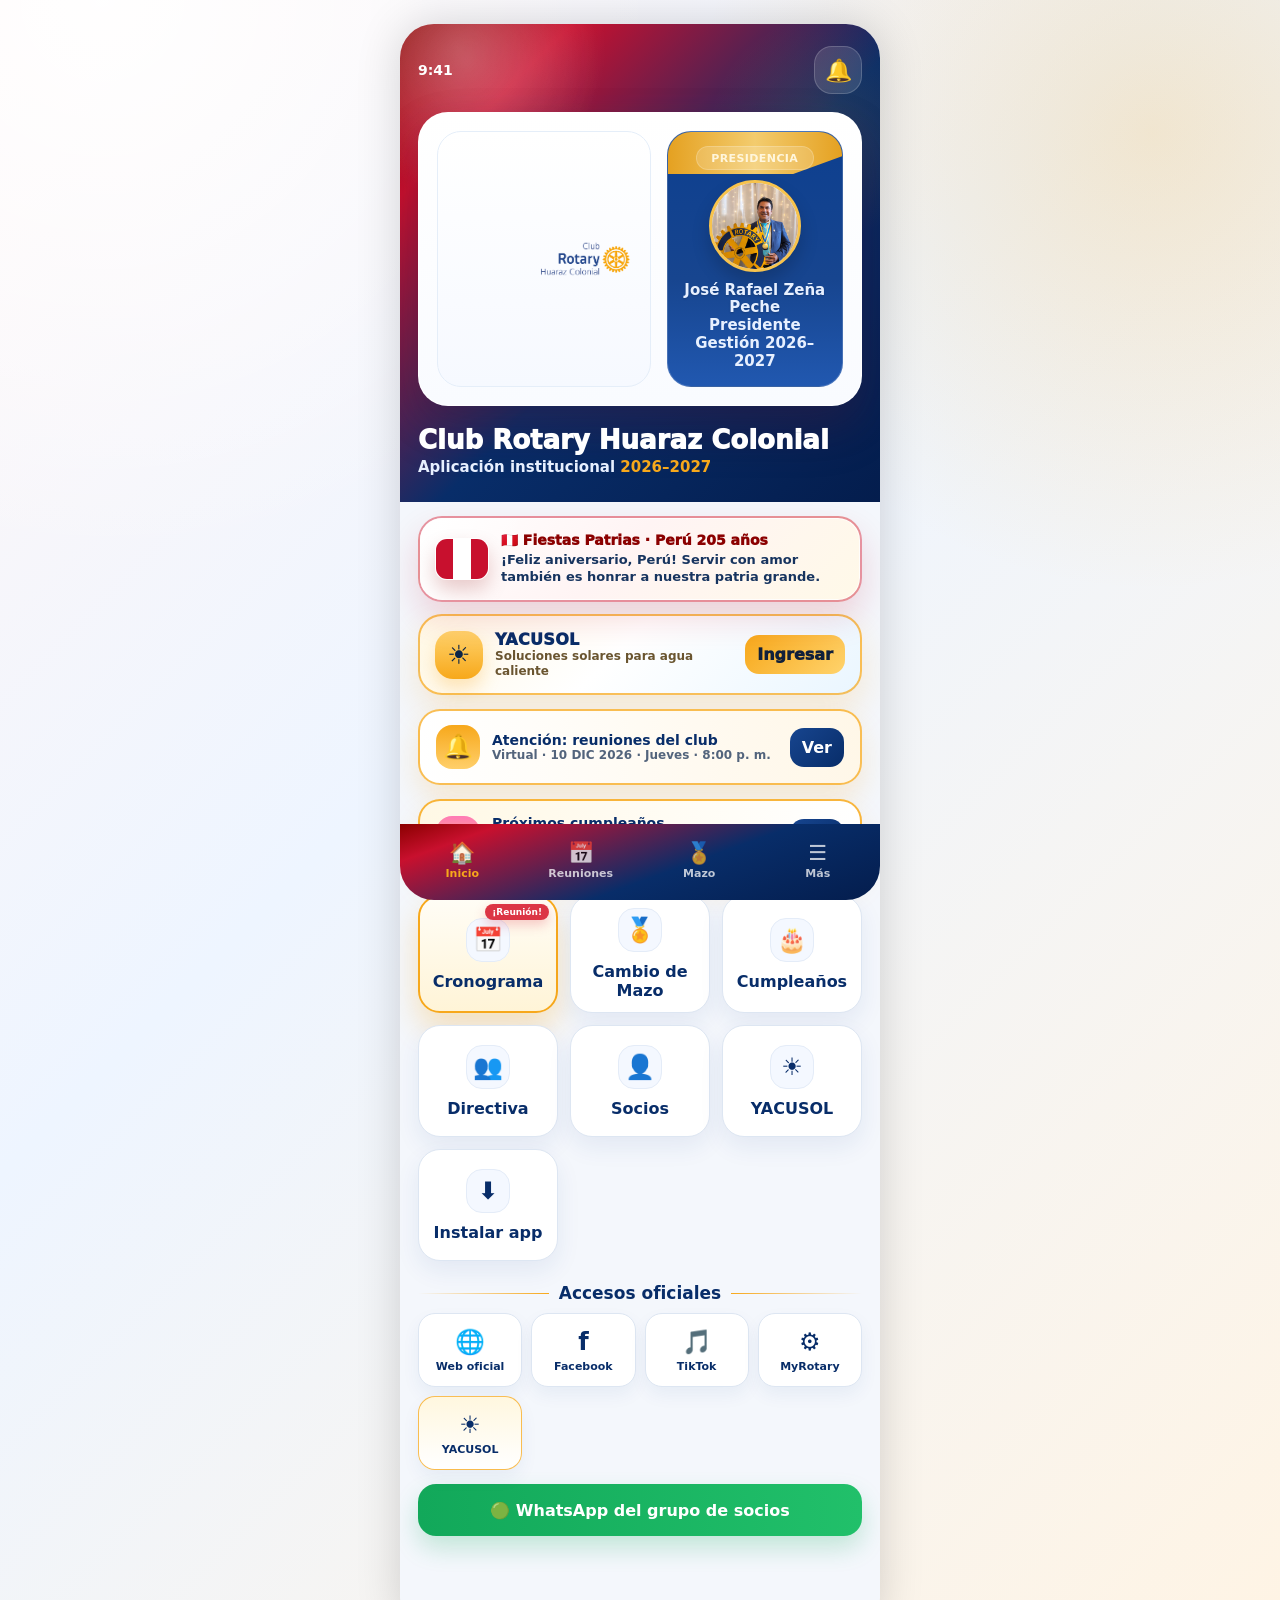
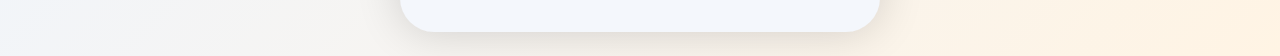
<file: index.html>
<!doctype html>
<html lang="es">
<head>
  <meta charset="utf-8">
  <meta name="viewport" content="width=device-width, initial-scale=1, viewport-fit=cover">
  <meta name="theme-color" content="#082D69">
  <meta name="mobile-web-app-capable" content="yes">
  <meta name="apple-mobile-web-app-capable" content="yes">
  <meta name="apple-mobile-web-app-title" content="Rotary Huaraz">
  <meta name="apple-mobile-web-app-status-bar-style" content="black-translucent">
  <title>Club Rotary Huaraz Colonial</title>
  <link rel="manifest" href="manifest.webmanifest">
  <link rel="apple-touch-icon" sizes="192x192" href="assets/icon-192.png">
  <link rel="apple-touch-icon" sizes="512x512" href="assets/icon-512.png">
  <link rel="stylesheet" href="styles.css?v=22">
</head>
<body>
  <div id="installBanner" class="install-banner hidden">
    <div><strong>Instalar aplicación</strong><br><span>Android: Chrome. iPhone: Safari.</span></div>
    <button id="installNow">Instalar</button>
    <button id="closeBanner">×</button>
  </div>

  <div class="phone">
    <main id="app" class="app"></main>
    <nav class="bottom-nav">
      <button data-page="inicio" class="nav active"><span>🏠</span>Inicio</button>
      <button data-page="reuniones" class="nav"><span>📅</span>Reuniones</button>
      <button data-page="cambio" class="nav"><span>🏅</span>Mazo</button>
      <button data-page="comunidad" class="nav"><span>☰</span>Más</button>
    </nav>
  </div>

  <script src="data.js?v=22"></script>
  <script src="app.js?v=22"></script>
</body>
</html>
</file>
<file: styles.css>
:root{
  --blue:#17458F; --blue-dark:#082D69; --blue-deep:#041D4D; --gold:#F7A81B; --gold2:#D89000;
  --bg:#F4F7FC; --text:#0A2448; --muted:#64738A; --line:#DDE6F2; --white:#FFFFFF;
  --green:#12A85A; --red:#D83E3E; --shadow:0 18px 40px rgba(8,45,105,.14);
}
*{box-sizing:border-box}
body{margin:0;font-family:system-ui,-apple-system,BlinkMacSystemFont,"Segoe UI",Roboto,Arial,sans-serif;background:radial-gradient(circle at 10% 0%,#ffffff,#eaf2ff 45%,#fff8e8);color:var(--text);min-height:100vh}
button,a{font:inherit}
.phone{width:min(100%,480px);min-height:100vh;margin:0 auto;background:var(--bg);position:relative;overflow:hidden;box-shadow:0 0 45px rgba(0,0,0,.16);padding-bottom:82px}
.app{min-height:calc(100vh - 82px)}
.hero{background:linear-gradient(160deg,var(--blue-deep),var(--blue));padding:22px 18px 26px;color:#fff;position:relative;overflow:hidden}
.hero:before{content:"";position:absolute;inset:0;background:radial-gradient(circle at 14% 8%,rgba(255,255,255,.18),transparent 22%),radial-gradient(circle at 88% 22%,rgba(247,168,27,.13),transparent 20%);pointer-events:none}
.hero-top{position:relative;z-index:2;display:flex;justify-content:space-between;align-items:center}
.hero-time{font-size:14px;font-weight:800}
.hero-bell{width:48px;height:48px;border-radius:18px;background:rgba(255,255,255,.12);display:grid;place-items:center;border:1px solid rgba(255,255,255,.18);font-size:22px}
.logo-card{position:relative;z-index:2;background:linear-gradient(180deg,#ffffff,#f9fbff);border:1px solid rgba(255,255,255,.95);border-radius:30px;padding:18px;margin-top:18px;box-shadow:0 22px 48px rgba(0,0,0,.20);overflow:hidden}
.logo-grid{position:relative;z-index:2;display:grid;grid-template-columns:1.15fr .95fr;gap:16px;align-items:stretch}
.logo-side{border-radius:24px;background:linear-gradient(180deg,#ffffff,#f6f9ff);border:1px solid #e5eef9;min-height:168px;display:flex;align-items:center;justify-content:center;padding:10px}
.logo-side img{display:block;width:100%;max-width:300px;height:138px;object-fit:contain;margin:0 auto;filter:none;opacity:1}
.president-card{position:relative;border-radius:24px;min-height:168px;padding:14px 14px 16px;display:flex;flex-direction:column;align-items:center;justify-content:center;text-align:center;background:linear-gradient(180deg,#0d3f8f 0%,#17458F 58%,#2158b0 100%);border:1px solid rgba(255,255,255,.18);box-shadow:inset 0 1px 0 rgba(255,255,255,.10);overflow:hidden}
.president-card:before{content:"";position:absolute;top:0;left:0;right:0;height:42px;background:linear-gradient(90deg,#f0a61b,#ffd36c,#f0a61b);clip-path:polygon(0 0,100% 0,100% 58%,72% 100%,0 100%);opacity:.95}
.president-badge{position:relative;z-index:2;display:inline-flex;align-items:center;justify-content:center;min-width:118px;height:24px;margin-bottom:10px;border-radius:999px;background:rgba(255,255,255,.16);border:1px solid rgba(255,255,255,.20);color:#fff6dc;font-size:11px;font-weight:900;letter-spacing:.4px;text-transform:uppercase}
.president-photo{position:relative;z-index:2;width:92px;height:92px;border-radius:50%;overflow:hidden;border:3px solid #f7c34d;background:#eef3fb;display:grid;place-items:center;margin-bottom:10px;color:var(--blue-dark);font-weight:900;font-size:12px;box-shadow:0 10px 18px rgba(0,0,0,.18)}
.president-photo img{width:100%;height:100%;object-fit:cover;display:block}
.president-name{position:relative;z-index:2;margin:0;color:#ffffff;font-size:15px;line-height:1.15;font-weight:900;text-shadow:0 1px 2px rgba(0,0,0,.18)}
.president-role{position:relative;z-index:2;margin:6px 0 0;color:#ffe6a6;font-size:12px;font-weight:900;line-height:1.15}
.president-period{position:relative;z-index:2;margin:3px 0 0;color:#dbe7ff;font-size:11px;font-weight:800}
.hero h1{position:relative;z-index:2;margin:20px 0 4px;font-size:26px;line-height:1.1;font-weight:950}
.hero p{position:relative;z-index:2;margin:0;color:#e7f0ff;font-weight:850;font-size:15px}.gold{color:var(--gold)}
.next-card{margin:14px 18px 0;padding:14px 16px;border-radius:22px;background:linear-gradient(90deg,#fff,#fff7e8);border:2px solid rgba(247,168,27,.75);box-shadow:0 14px 28px rgba(247,168,27,.18);display:grid;grid-template-columns:44px 1fr auto;gap:12px;align-items:center;position:relative;overflow:hidden;cursor:pointer}
.next-card:before{content:"";position:absolute;inset:0;background:linear-gradient(90deg,transparent,rgba(255,255,255,.7),transparent);transform:translateX(-100%);animation:urgentSweep 3s infinite}
.next-card .urgent-icon{width:44px;height:44px;border-radius:16px;background:linear-gradient(180deg,#f7a81b,#ffcf6a);display:grid;place-items:center;font-size:24px;z-index:1}
.next-card strong,.next-card span,.next-card button{z-index:1}
.next-card strong{display:block;color:var(--blue-dark);font-size:14px}.next-card span{display:block;color:#53647c;font-size:12px;font-weight:800;line-height:1.25}
.next-card button{border:0;border-radius:14px;background:linear-gradient(135deg,var(--blue),var(--blue-dark));color:#fff;font-weight:900;padding:10px 12px}
@keyframes urgentSweep{0%{transform:translateX(-100%)}42%{transform:translateX(100%)}100%{transform:translateX(100%)}}
.grid{display:grid;grid-template-columns:repeat(3,1fr);gap:12px;padding:18px}
.tile{background:#fff;border:1px solid var(--line);border-radius:22px;min-height:112px;padding:12px 8px;display:flex;flex-direction:column;align-items:center;justify-content:center;gap:10px;box-shadow:0 10px 24px rgba(23,69,143,.08);font-weight:900;color:var(--blue-dark);cursor:pointer;position:relative}
.tile .ico{width:44px;height:44px;border-radius:16px;background:#f4f8ff;display:grid;place-items:center;font-size:24px;border:1px solid #e4ecf8}
.tile.gold-tile{border-color:#efc676;background:linear-gradient(180deg,#fff,#fff9ee)}
.tile.meeting-alert{overflow:hidden;border:2px solid var(--gold);background:linear-gradient(180deg,#fffdf6,#fff4d7);box-shadow:0 0 0 0 rgba(247,168,27,.65),0 16px 30px rgba(247,168,27,.28);animation:meetingPulse 1.8s infinite}
.tile.meeting-alert:before{content:"";position:absolute;top:-60%;left:-90%;width:70%;height:220%;background:linear-gradient(90deg,transparent,rgba(255,255,255,.88),transparent);transform:rotate(22deg);animation:meetingShine 2.6s infinite}
.tile.meeting-alert:after{content:"¡Reunión!";position:absolute;top:7px;right:7px;background:#dc3545;color:#fff;border-radius:999px;padding:3px 7px;font-size:9px;font-weight:900;box-shadow:0 5px 12px rgba(220,53,69,.26)}
@keyframes meetingPulse{0%{box-shadow:0 0 0 0 rgba(247,168,27,.62),0 16px 30px rgba(247,168,27,.20)}70%{box-shadow:0 0 0 14px rgba(247,168,27,0),0 16px 30px rgba(247,168,27,.30)}100%{box-shadow:0 0 0 0 rgba(247,168,27,0),0 16px 30px rgba(247,168,27,.20)}}
@keyframes meetingShine{0%{left:-90%}42%{left:135%}100%{left:135%}}
.section-title{margin:4px 18px 10px;font-size:17px;font-weight:900;color:var(--blue-dark);display:flex;align-items:center;gap:10px}
.section-title:before,.section-title:after{content:"";height:1px;background:linear-gradient(90deg,transparent,var(--gold));flex:1}.section-title:after{background:linear-gradient(90deg,var(--gold),transparent)}
.quick-links{display:grid;grid-template-columns:repeat(4,1fr);gap:9px;margin:0 18px 14px}
.small-link{background:#fff;border:1px solid var(--line);border-radius:17px;min-height:74px;display:flex;flex-direction:column;align-items:center;justify-content:center;text-decoration:none;color:var(--blue-dark);font-size:11px;font-weight:900;box-shadow:0 8px 18px rgba(23,69,143,.06)}
.small-link .ico{font-size:24px;margin-bottom:4px}.whatsapp{display:flex;justify-content:center;align-items:center;margin:0 18px 14px;min-height:52px;border-radius:18px;text-decoration:none;background:linear-gradient(90deg,#12a85a,#21c06a);color:#fff;font-weight:900;box-shadow:0 12px 24px rgba(18,168,90,.22)}
.screen-head{background:linear-gradient(160deg,var(--blue-deep),var(--blue));padding:18px 18px 22px;color:#fff;position:relative}.screen-head:after{content:"";position:absolute;left:-4%;right:-4%;bottom:-1px;height:28px;background:var(--bg);clip-path:polygon(0 48%,32% 92%,68% 40%,100% 78%,100% 100%,0 100%)}
.screen-row{position:relative;z-index:2;display:flex;align-items:center;gap:10px}.back{width:38px;height:38px;border:0;border-radius:14px;background:rgba(255,255,255,.12);color:#fff;font-size:24px}.screen-title{flex:1;text-align:center;font-size:18px;font-weight:900}
.page{padding:18px}.list{display:flex;flex-direction:column;gap:14px}
.role-card,.meeting-card,.post-card,.link-card,.goal-card,.panel,.profile-card,.table-card,.summary-card{background:#fff;border:1px solid var(--line);border-radius:22px;box-shadow:0 12px 28px rgba(23,69,143,.08)}
.role-card{padding:14px;display:grid;grid-template-columns:74px 1fr 24px;gap:12px;align-items:center;cursor:pointer}.role-card.active{border-color:#efc676}
.mini-photo{width:74px;height:74px;border-radius:50%;overflow:hidden;border:3px solid var(--gold);background:#ebf1fb;display:grid;place-items:center;font-weight:900;color:var(--blue-dark)}.mini-photo img{width:100%;height:100%;object-fit:cover;display:block}
.role .cargo{margin:0 0 6px;color:var(--gold2);font-size:13px;font-weight:900;line-height:1.15}.role .nombre{margin:0;color:var(--blue-dark);font-size:15px;font-weight:900;line-height:1.18}.chev{font-size:24px;color:var(--blue-dark)}
.profile-hero{background:linear-gradient(160deg,var(--blue-deep),var(--blue));padding:18px 18px 54px;position:relative;color:#fff}.profile-hero:after{content:"";position:absolute;left:-5%;right:-5%;bottom:-1px;height:56px;background:var(--bg);clip-path:polygon(0 46%,35% 92%,72% 34%,100% 76%,100% 100%,0 100%)}
.profile-nav{position:relative;z-index:2;display:flex;align-items:center}.dots{margin-left:auto;font-size:24px}.profile-card{position:relative;margin:-44px 18px 0;padding:18px;text-align:center}.photo{width:132px;height:132px;margin:0 auto 12px;border-radius:50%;overflow:hidden;border:3px solid var(--gold);background:#ebf1fb;display:grid;place-items:center;font-weight:900;color:var(--blue-dark)}
.photo img{width:100%;height:100%;object-fit:cover;display:block}.profile-card h2{margin:0;color:var(--blue-dark);font-size:22px;line-height:1.15}.profile-card p{margin:6px 0 0;color:var(--gold2);font-weight:900}.rotary-mini{width:68px;height:3px;background:linear-gradient(90deg,var(--gold),#fce4a6,var(--gold));border-radius:3px;margin:14px auto 0}
.actions{display:grid;grid-template-columns:1fr 1fr;gap:12px;margin:14px 18px 0}.btn{display:flex;justify-content:center;align-items:center;gap:8px;min-height:52px;border-radius:18px;border:0;font-weight:900;text-decoration:none;cursor:pointer;text-align:center}.btn.green{background:linear-gradient(90deg,#12a85a,#22c06b);color:#fff}.btn.blue{background:linear-gradient(160deg,#17458F,#2456a8);color:#fff}.btn.gold{background:linear-gradient(90deg,#e89e08,#f7bc3a);color:#16233b}.btn.red{background:#fff;color:var(--red);border:1.5px solid #f0b1b1}.btn.light{background:#fff;color:var(--blue-dark);border:1.5px solid var(--line)}
.panel{padding:16px;margin:14px 18px 0}.panel h3{margin:0 0 10px;color:var(--blue-dark);font-size:17px}.panel p,.panel li{font-size:14px;line-height:1.45;color:#27384d}.panel p{margin:0 0 8px}.panel ul{margin:0;padding-left:19px}
.meeting-card{padding:14px;display:grid;grid-template-columns:58px 1fr 22px;gap:12px;align-items:center}.micon{width:56px;height:56px;border-radius:19px;background:#eef4ff;display:grid;place-items:center;font-size:26px;color:var(--blue)}.meeting h3{margin:0;color:var(--blue-dark);font-size:16px}.meeting p{margin:4px 0;color:#23344a;font-size:13px}.meeting .time{font-weight:900;color:var(--blue)}
.summary-card{padding:14px 16px;margin-bottom:12px;display:flex;flex-direction:column;gap:4px}.summary-card strong{font-size:16px;color:var(--blue-dark)}.summary-card span{font-size:13px;color:var(--gold2);font-weight:900}
.table-card{overflow:hidden;margin:14px 0}.table-card h3{margin:0;padding:13px 14px;background:linear-gradient(90deg,var(--blue-dark),var(--blue));color:#fff;font-size:15px}table{width:100%;border-collapse:collapse;font-size:12px}th{background:linear-gradient(90deg,#e7b344,#f4cd6a);color:#10203b;text-align:left;padding:9px 7px}td{padding:9px 7px;border-bottom:1px solid #edf2f8;color:#122b50;font-weight:700}tr:nth-child(even) td{background:#f2f6fb}td small{color:#4d6078;font-weight:700}
.gallery-hero{height:220px;margin:-18px -18px 18px;background-size:cover;background-position:center;border-radius:0 0 28px 28px;position:relative;overflow:hidden}.gallery-hero:after{content:"";position:absolute;inset:0;background:linear-gradient(180deg,rgba(4,29,77,.12),rgba(4,29,77,.88))}.gallery-hero .copy{position:absolute;z-index:2;left:18px;right:18px;bottom:18px;color:#fff}.gallery-hero h2{margin:0;font-size:24px;line-height:1.05}.gallery-hero p{margin:6px 0 0;color:#f5e2ab;font-weight:800}
.gallery-grid{display:grid;grid-template-columns:1fr 1fr;gap:12px}.gallery-card{background:#fff;border-radius:18px;overflow:hidden;box-shadow:0 10px 22px rgba(23,69,143,.08);border:1px solid var(--line)}.gallery-card img{width:100%;height:130px;object-fit:cover;display:block}.gallery-card p{margin:0;padding:9px;font-size:12px;color:#243956;font-weight:800;line-height:1.25}
.link-card{padding:12px;display:grid;grid-template-columns:44px 1fr 22px;gap:10px;align-items:center;text-decoration:none;color:inherit}.licon{width:44px;height:44px;border-radius:15px;background:#eef4ff;display:grid;place-items:center;color:var(--blue);font-size:22px}.link-card h3{margin:0;color:var(--blue-dark);font-size:14px}.link-card p{margin:2px 0 0;color:var(--muted);font-size:12px;word-break:break-word}
.goal-card{padding:14px;display:flex;gap:12px;align-items:flex-start}.num{width:34px;height:34px;border-radius:50%;background:var(--blue);color:#fff;display:grid;place-items:center;font-weight:900;flex:0 0 auto}.goal-card p{margin:0;line-height:1.45}
textarea,input{width:100%;border:1px solid var(--line);border-radius:16px;padding:12px;font:inherit;background:#fff;outline:none}textarea{min-height:96px}.field{margin:12px 18px 0}
.install-banner{position:fixed;z-index:100;left:50%;transform:translateX(-50%);top:12px;width:min(430px,calc(100% - 22px));background:#fff;border:1px solid var(--line);box-shadow:var(--shadow);border-radius:18px;padding:12px;display:grid;grid-template-columns:1fr auto auto;gap:8px;align-items:center}.install-banner span{color:var(--muted);font-size:13px}.install-banner button{border:0;border-radius:12px;padding:10px 12px;font-weight:900}#installNow{background:var(--gold);color:#12203b}#closeBanner{background:#eef4ff;color:var(--blue-dark)}.hidden{display:none!important}
.bottom-nav{position:fixed;bottom:0;left:50%;transform:translateX(-50%);width:min(100%,480px);height:76px;background:linear-gradient(160deg,var(--blue-deep),var(--blue));display:grid;grid-template-columns:repeat(4,1fr);padding:8px 3px 11px;z-index:50}.nav{border:0;background:transparent;color:#fff;opacity:.74;display:flex;flex-direction:column;align-items:center;justify-content:center;gap:2px;font-size:11px;font-weight:900;cursor:pointer}.nav span{font-size:21px}.nav.active{color:var(--gold);opacity:1}
@media(max-width:390px){.logo-grid{grid-template-columns:1fr}.logo-side{min-height:120px}.logo-side img{max-width:250px;height:110px}.president-card{min-height:auto}.gallery-grid{grid-template-columns:1fr}.grid{gap:10px}.tile{min-height:104px}}
@media(min-width:700px){body{padding:24px}.phone{border-radius:34px;min-height:880px}.bottom-nav{border-radius:0 0 34px 34px}}

.birthday-card{border-color:rgba(247,168,27,.85);background:linear-gradient(90deg,#fff8e5,#fff)}
.birthday-card .urgent-icon{background:linear-gradient(180deg,#ff7ab6,#ffd36c)}


/* V22 - Modo Fiestas Patrias Perú 205 años */
body{
  background:
    radial-gradient(circle at 8% 0%, rgba(255,255,255,.95), transparent 28%),
    radial-gradient(circle at 90% 8%, rgba(247,168,27,.20), transparent 24%),
    linear-gradient(135deg,#fff7f7 0%,#eef5ff 40%,#fff4e4 100%) !important;
}
.hero{
  background:
    radial-gradient(circle at 12% 5%,rgba(255,255,255,.18),transparent 24%),
    linear-gradient(135deg,#8B0000 0%,#C8102E 18%,#082D69 54%,#041D4D 100%) !important;
}
.hero:after{
  content:"";
  position:absolute;
  inset:0;
  background:
    radial-gradient(circle at 16% 20%,rgba(255,255,255,.30) 0 2px,transparent 3px),
    radial-gradient(circle at 30% 34%,rgba(247,168,27,.40) 0 2px,transparent 3px),
    radial-gradient(circle at 82% 22%,rgba(255,255,255,.28) 0 2px,transparent 3px),
    radial-gradient(circle at 72% 58%,rgba(247,168,27,.35) 0 2px,transparent 3px);
  animation:patriaSparkle 3.8s infinite alternate;
  pointer-events:none;
}
@keyframes patriaSparkle{
  from{opacity:.35;transform:scale(1)}
  to{opacity:.85;transform:scale(1.015)}
}
.patria-card{
  margin:14px 18px 0;
  padding:14px 15px;
  border-radius:24px;
  background:linear-gradient(135deg,#ffffff 0%,#fff4f4 45%,#fff9e8 100%);
  border:2px solid rgba(200,16,46,.45);
  box-shadow:0 16px 34px rgba(200,16,46,.16), inset 0 0 0 1px rgba(255,255,255,.8);
  display:grid;
  grid-template-columns:54px 1fr;
  gap:12px;
  align-items:center;
  position:relative;
  overflow:hidden;
}
.patria-card:before{
  content:"";
  position:absolute;
  left:-20%;
  top:0;
  width:42%;
  height:100%;
  background:linear-gradient(90deg,transparent,rgba(255,255,255,.85),transparent);
  transform:skewX(-18deg);
  animation:patriaSweep 3.6s infinite;
}
@keyframes patriaSweep{
  0%{left:-45%}
  44%{left:120%}
  100%{left:120%}
}
.patria-flag{
  position:relative;
  z-index:1;
  width:54px;
  height:42px;
  border-radius:12px;
  overflow:hidden;
  display:grid;
  grid-template-columns:1fr 1fr 1fr;
  box-shadow:0 10px 20px rgba(139,0,0,.20);
  border:1px solid rgba(255,255,255,.9);
}
.patria-flag span:nth-child(1),.patria-flag span:nth-child(3){background:#C8102E}
.patria-flag span:nth-child(2){background:#fff}
.patria-copy{position:relative;z-index:1}
.patria-copy strong{
  display:block;
  color:#8B0000;
  font-size:14px;
  font-weight:950;
}
.patria-copy p{
  margin:4px 0 0;
  color:#17345f;
  font-size:13px;
  font-weight:850;
  line-height:1.3;
}
.yacusol-card{
  margin:12px 18px 0;
  padding:14px 15px;
  border-radius:24px;
  background:linear-gradient(135deg,#FFF8E5 0%,#FFFFFF 45%,#EAF6FF 100%);
  border:2px solid rgba(247,168,27,.72);
  box-shadow:0 16px 34px rgba(247,168,27,.18);
  display:grid;
  grid-template-columns:48px 1fr auto;
  gap:12px;
  align-items:center;
  text-decoration:none;
  color:inherit;
}
.yacusol-sun{
  width:48px;
  height:48px;
  border-radius:18px;
  display:grid;
  place-items:center;
  font-size:26px;
  background:linear-gradient(180deg,#FFD36C,#F7A81B);
  box-shadow:0 10px 18px rgba(247,168,27,.28);
}
.yacusol-card strong{
  display:block;
  color:#082D69;
  font-size:16px;
  font-weight:950;
  letter-spacing:.3px;
}
.yacusol-card span{
  display:block;
  color:#6a5530;
  font-size:12px;
  font-weight:850;
  line-height:1.25;
}
.yacusol-card button{
  border:0;
  border-radius:14px;
  padding:10px 12px;
  background:linear-gradient(135deg,#F7A81B,#FFD36C);
  color:#10203B;
  font-weight:950;
}
.yacusol-mini{
  background:linear-gradient(180deg,#fff7df,#ffffff) !important;
  border-color:rgba(247,168,27,.75) !important;
}
.bottom-nav{
  background:linear-gradient(160deg,#8B0000 0%,#C8102E 15%,#082D69 58%,#041D4D 100%) !important;
}
.logo-card{
  box-shadow:0 24px 50px rgba(139,0,0,.18), 0 16px 42px rgba(8,45,105,.18) !important;
}
</file>
